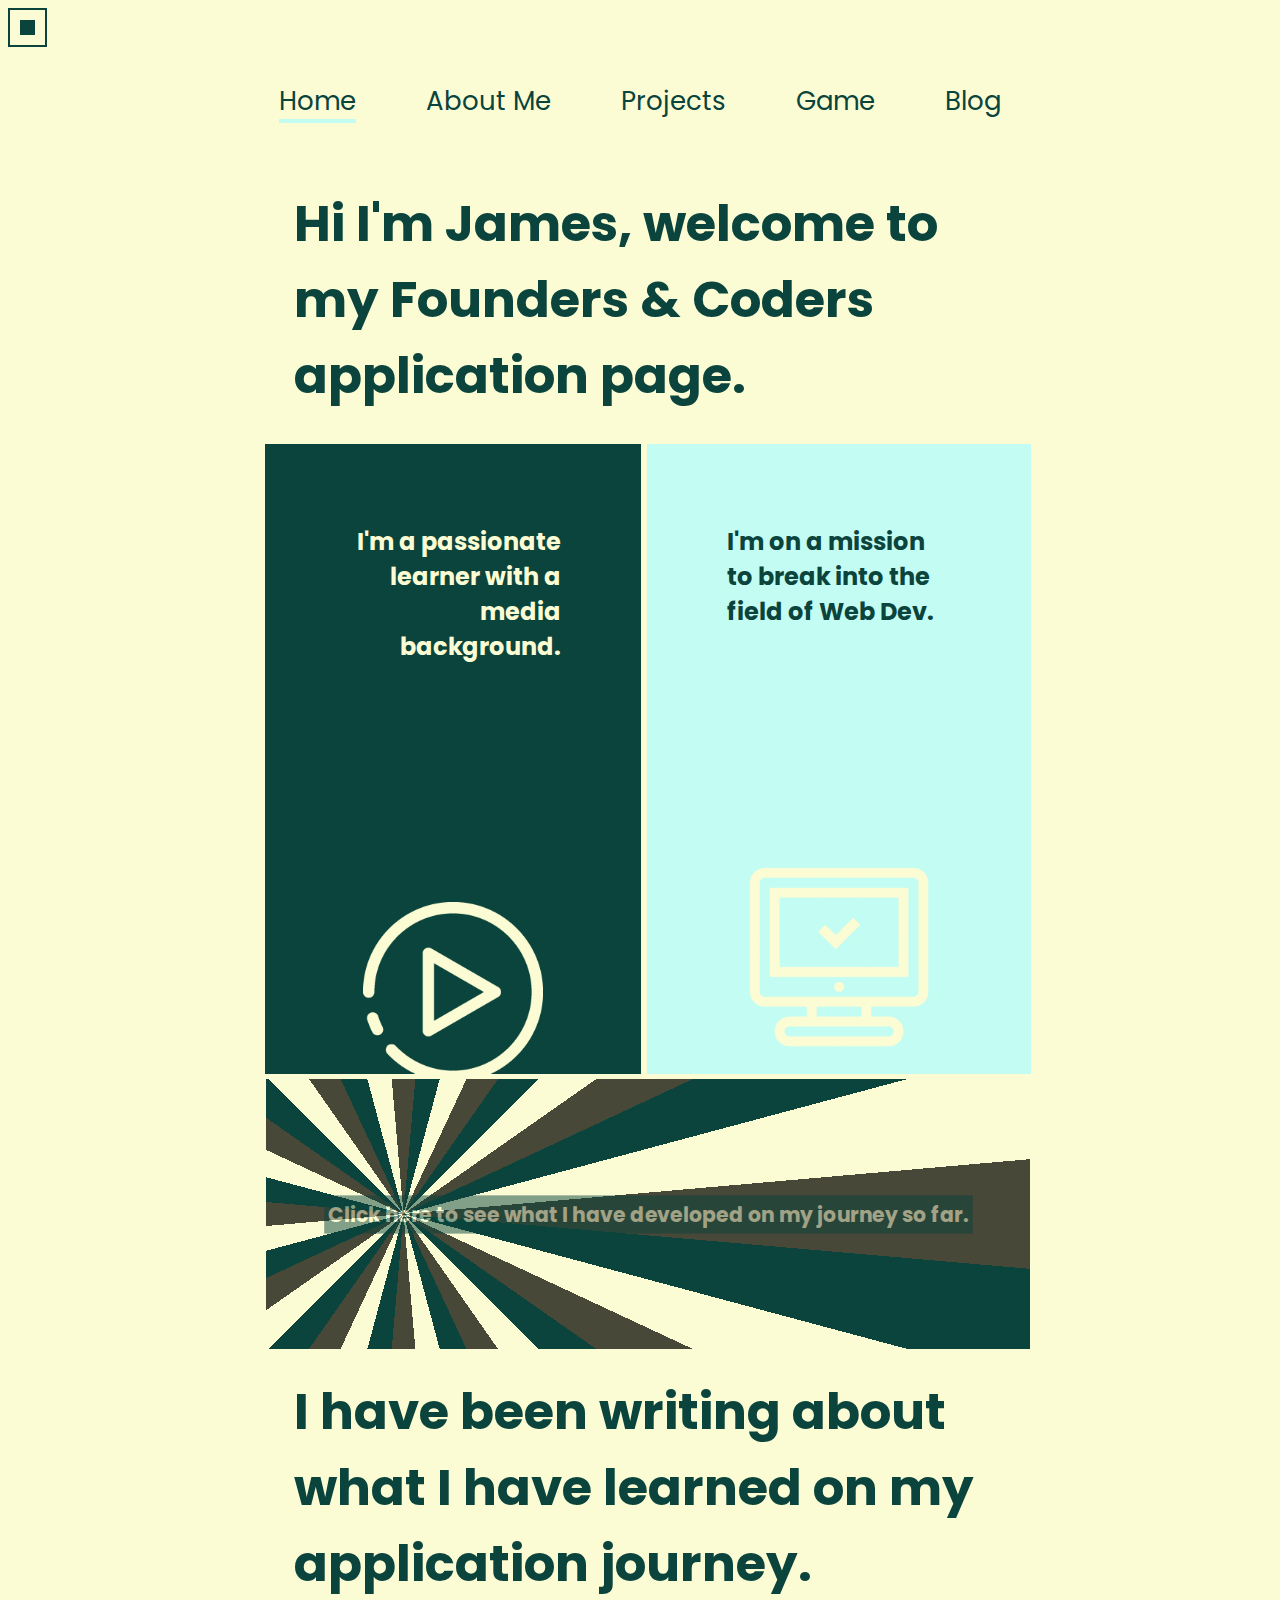
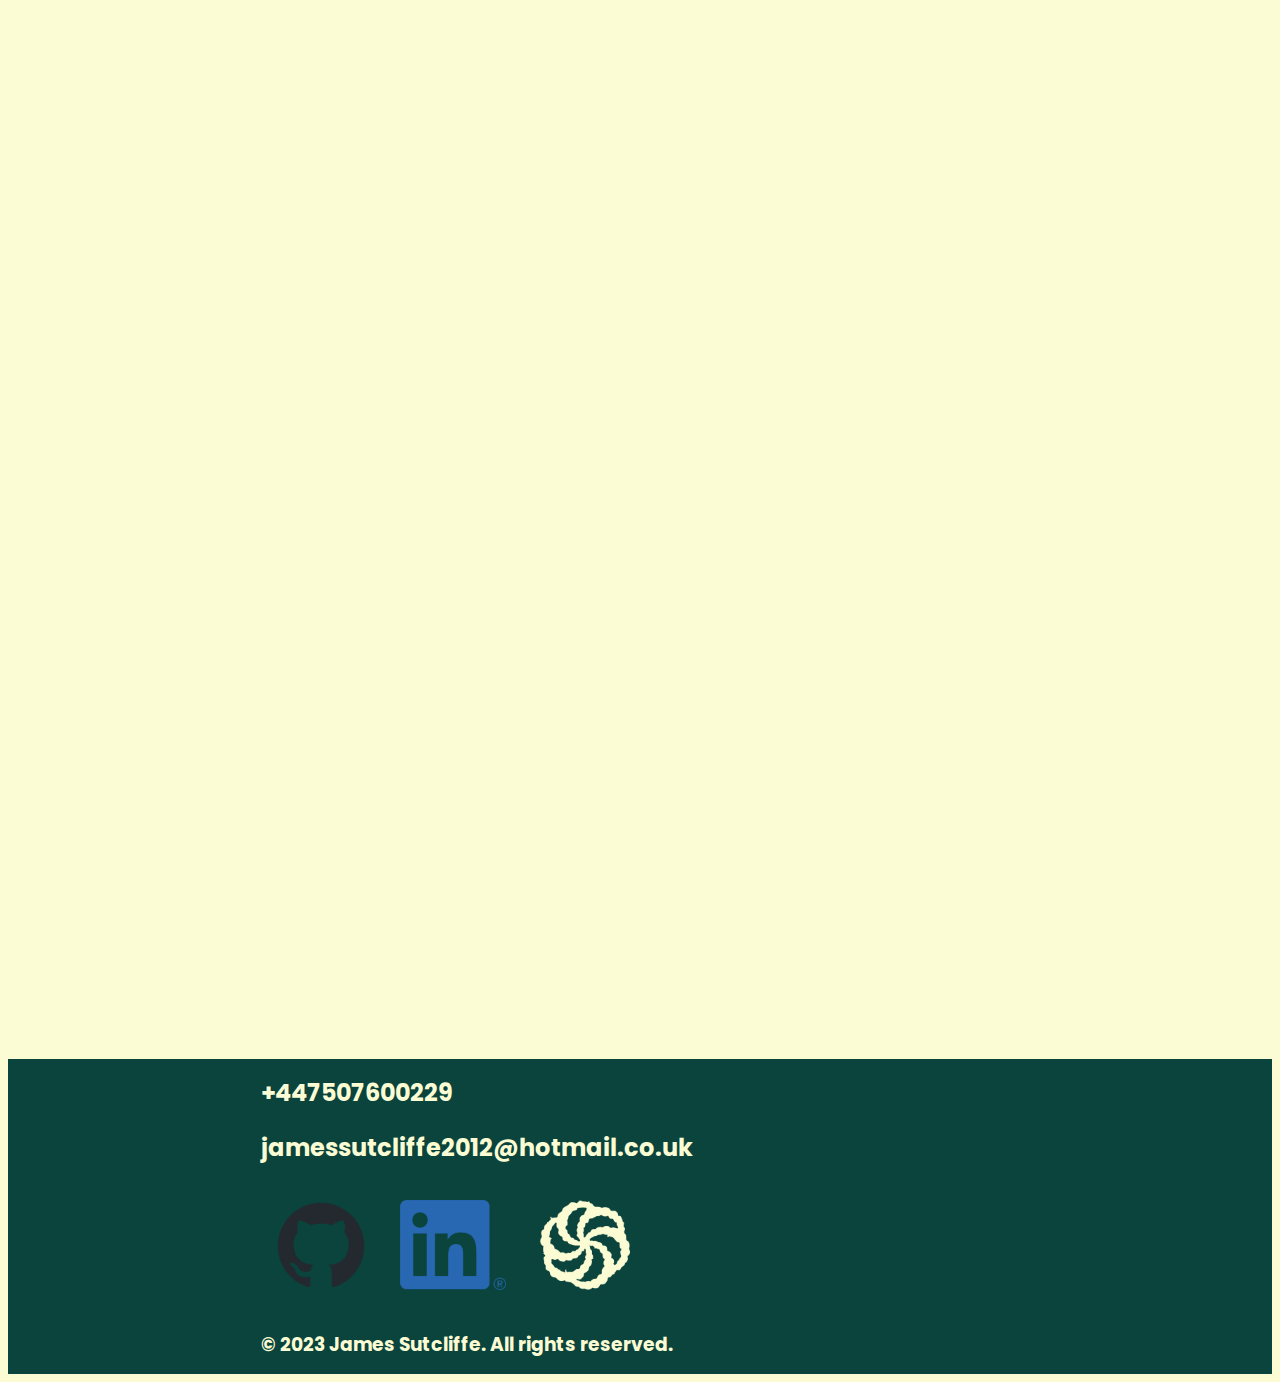
<file: index.html>
<!DOCTYPE html>
<html lang="en">

<head>
    <meta charset="UTF-8">
    <meta http-equiv="X-UA-Compatible" content="IE=edge">
    <meta name="viewport" content="width=device-width, initial-scale=1.0">
    <title>James' Application Website</title>
    <link rel="stylesheet" href="./assets/css/style.css">
    <link rel="stylesheet" href="https://fonts.googleapis.com/css?family=Poppins">

</head>

<body>

    <!-- Nav Section -->

    <header>
        <div class="theme-btn-div">
            <button id="color-toggle" class="theme-btn">
            </button>
        </div>
        <nav>
            <a href="./index.html">
                <span style="border-bottom: solid 4px var(--tertiary);">Home</span>
            </a>
            <a href="./assets/pages/about.html">
                About Me
            </a>
            <a href="./assets/pages/gallery.html">
                Projects
            </a>
            <a href="https://jamesrobertsutcliffe.github.io/fc-game/" target="_blank">
                Game
            </a>
            <a href="https://medium.com/@jsutcliffe1991" target="_blank">
                Blog
            </a>

        </nav>
    </header>


    <!-- Hero Section -->
    <section class="landing">
        <div class="landing-container">
            <h1>Hi I'm James, welcome to my Founders & Coders application page. </h1>
        </div>
    </section>

    <!-- Shapes Section -->
    <section class="images">
        <div class="images-container">
            <div class="flex-child-a">
                <h2>I'm a passionate <br>
                    learner with a <br>
                    media background.</h2>
                <a href="./assets/pages/about.html">
                    <h3>Click here to find
                        out more about me.</h3>
                </a>
                <div style="display: flex; justify-content: center; align-items: center;">
                    <img id="img-back" src="./assets/images/media.png"
                        style="height: 200px; padding: 10px; margin: 10px; transition: 0.5s;" alt="Play logo">
                </div>
            </div>
            <div class="flex-child-b">
                <h2>I'm on a mission <br>
                    to break into the <br>
                    field of Web Dev.</h2>
                <a href="./assets/pages/about.html#why">
                    <h3>Click here to find
                        out why.</h3>
                </a>
                <div style="display: flex; justify-content: center; align-items: center;">
                    <img src="./assets/images/computer.png"
                        style="height: 200px; padding: 10px; margin: 10px; transition: 0.5s;" alt="Play logo">
                </div>
            </div>
            <div class="flex-child-c">
                <a href="./assets/pages/gallery.html">
                    <h2>Click here to see what I have developed on my journey so far.</h2>
                </a>
            </div>
        </div>
    </section>

    <!-- Hero Section 2 -->
    <section class="landing">
        <div class="landing-container">
            <h1>I have been writing about what I have learned on my application journey.</h1>
        </div>
    </section>

    <section class="landing">
        <div class="landing-container">
            <iframe src='https://widgets.sociablekit.com/medium-publication-feed/iframe/161849' frameborder='0'
                width='100%' height='1000'></iframe>
        </div>
    </section>



    <!-- Footer section -->

    <footer>
        <div class="footer-container">
            <div>

                <h2>+447507600229</h2>

                <a href="mailto:jamessutcliffe2012@hotmail.co.uk">
                    <h2>jamessutcliffe2012@hotmail.co.uk</h2>
                </a>
            </div>
            <div>
                <a href="https://github.com/JamesRobertSutcliffe" target="_blank"><img id="img-back"
                        src="./assets/images/github.png" alt="github logo"></a>
                <a href="https://www.linkedin.com/in/james-robert-sutcliffe/" target="_blank"><img id="img-back"
                        src="./assets/images/ln.png" alt="linked in logo"></a>
                <a href="https://www.codewars.com/users/JamesRobertSutcliffe" target="_blank"><img id="img-back"
                        src="./assets/images/codewars.png" alt="codewars logo"></a>
            </div>
            <h3>© 2023 James Sutcliffe. All rights reserved.</h3>
        </div>
    </footer>

    <!-- JS SCRIPT -->
    <script src="./assets/js/script.js"></script>
</body>

</html>
</file>
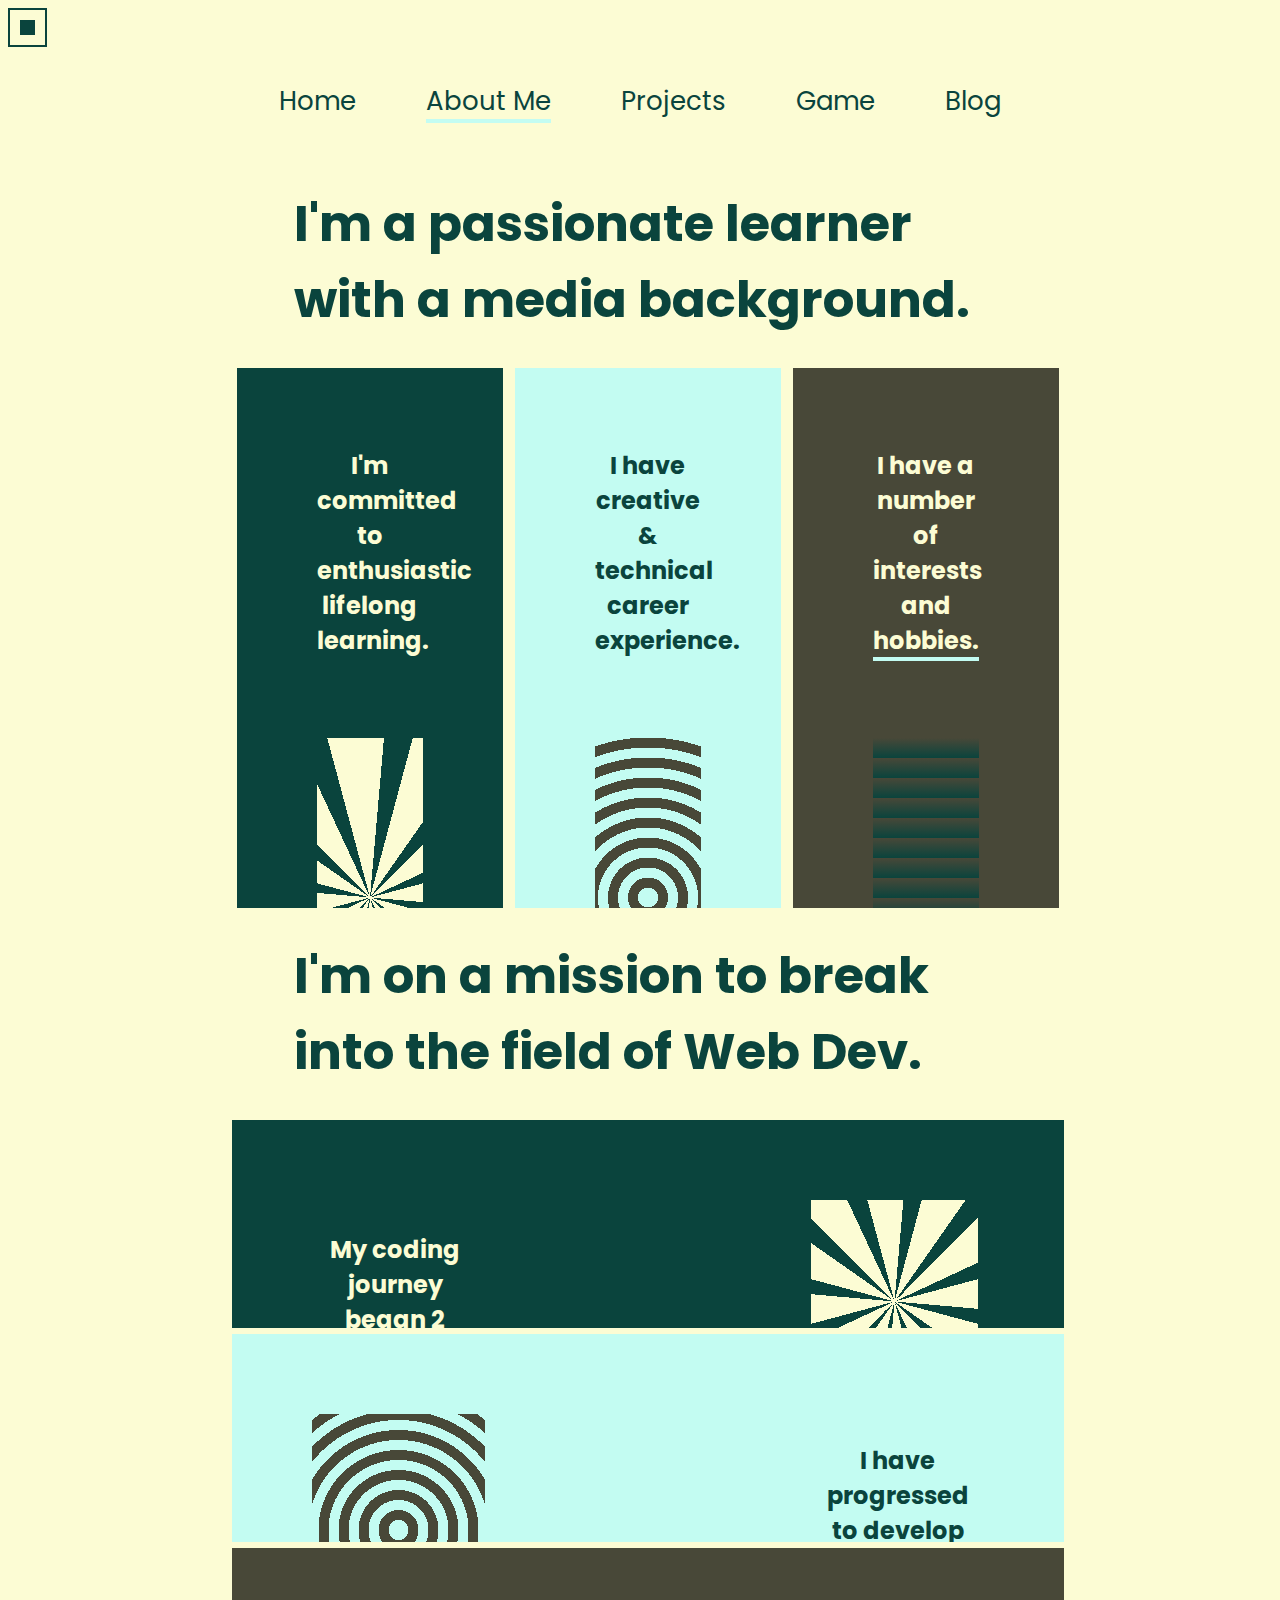
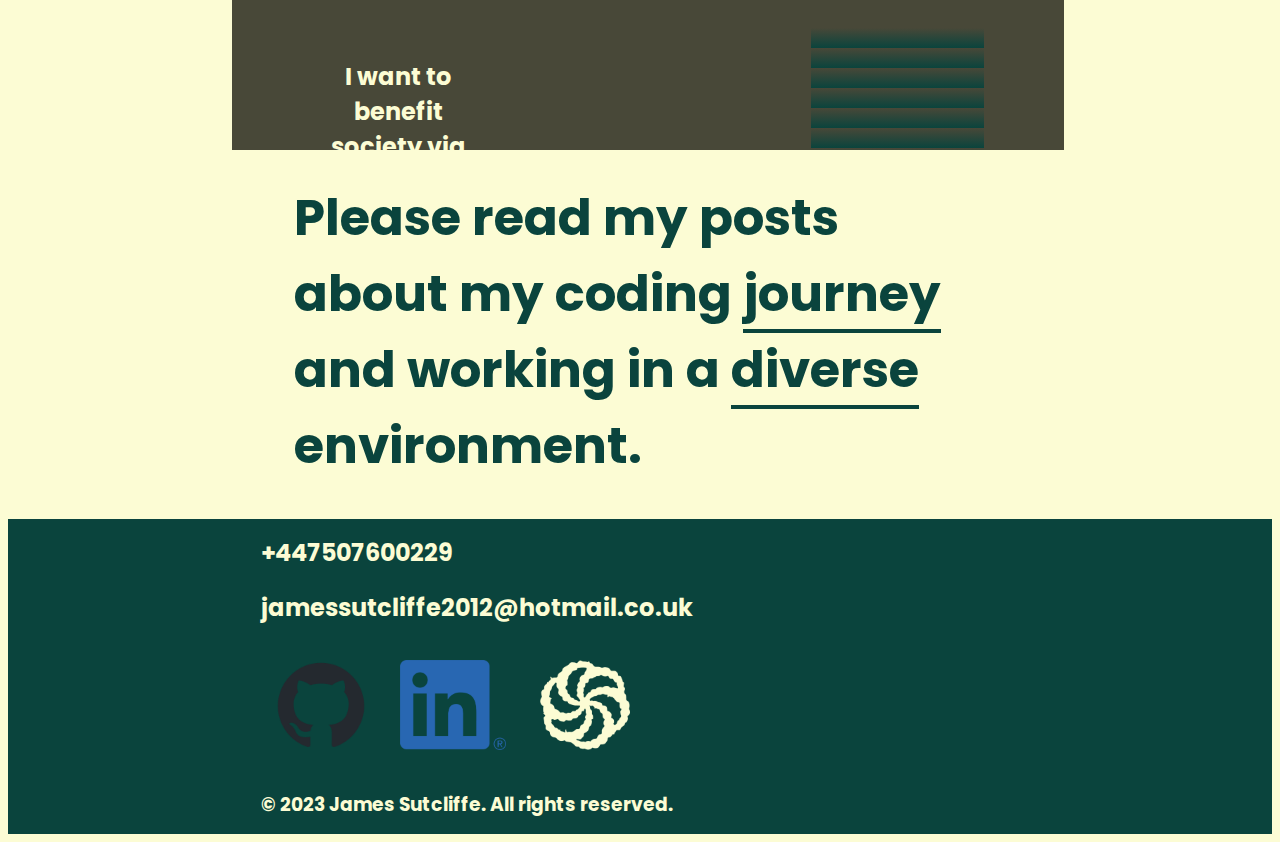
<file: assets/pages/about.html>
<!DOCTYPE html>
<html lang="en">

<head>
    <meta charset="UTF-8">
    <meta http-equiv="X-UA-Compatible" content="IE=edge">
    <meta name="viewport" content="width=device-width, initial-scale=1.0">
    <title>James' About Me</title>
    <link rel="stylesheet" href="./../css/about.css">
    <link rel="stylesheet" href="https://fonts.googleapis.com/css?family=Poppins">

</head>

<body>

    <!-- Nav Section -->

    <header>
        <div class="theme-btn-div">
            <button id="color-toggle" class="theme-btn">
            </button>
        </div>
        <nav>
            <a href="./../../index.html">
                Home
            </a>
            <a href="./about.html">
                <span style="border-bottom: solid 4px var(--tertiary);">About Me</span>
            </a>
            <a href="./gallery.html">
                Projects
            </a>
            <a href="https://jamesrobertsutcliffe.github.io/fc-game/" target="_blank">
                Game
            </a>
            <a href="https://medium.com/@jsutcliffe1991" target="_blank">
                Blog
            </a>

        </nav>
    </header>


    <!-- Title Section 1  -->
    <section class="landing">
        <div class="landing-container">
            <h1>I'm a passionate
                learner with a
                media background. </h1>
        </div>
    </section>

    <!-- Shapes Section 1 -->
    <section class="images">
        <div class="images-container">
            <div class="flex-child-a">
                <h2>I'm committed to enthusiastic lifelong learning.</h2>

                <h3>Learning to code and play the guitar has taught me the value of constantly developing new
                    skills.
                </h3>

            </div>
            <div class="flex-child-b">
                <h2>I have creative & technical career experience.</h2>
                <h3>My video editing experience has given me a wealth of skills I can leverage in the field of
                    programming.</h3>
            </div>
            <div class="flex-child-c">
                <h2>I have a number of interests and <span><a href="https://jamesrobertsutcliffe.github.io/hobby_page/"
                            target="_blank"
                            style="text-decoration: none; color: var(--primary); border-bottom: solid 4px var(--tertiary);">hobbies.</a></span>
                </h2>
                <h3>Apart from coding, I enjoy playing the guitar, cycling, cooking, film, music and travel.</h3>
            </div>
        </div>
    </section>

    <!-- Title Section 2  -->
    <section class="landing" id="why">
        <div class="landing-container">
            <h1>I'm on a mission
                to break into the
                field of Web Dev. </h1>
        </div>
    </section>

    <!-- Shapes Section 2 -->
    <section class="images-3">
        <div class="images-container-3">
            <div class="flex-child-1">
                <div>
                    <h2>My coding journey began 2 years ago.</h2>
                </div>
                <div>
                    <h3>I began on free code camp and fell in love with the design and problem solving aspects of
                        programming.</h3>
                </div>
            </div>

            <div class="flex-child-2">
                <div>
                    <h3>I enjoy all aspects of the development process, whether it's slick design on the frontend, or
                        tricky logic under the hood.
                    </h3>
                </div>
                <div>
                    <h2>I have progressed to develop some <span><a href="./gallery.html" target="_blank"
                                style="text-decoration: none; color: var(--secondary); border-bottom: solid 4px var(--dark-brown);">projects.</a></span>
                    </h2>
                </div>
            </div>
            <div class="flex-child-3">
                <div>
                    <h2>I want to benefit society via software dev.</h2>
                </div>
                <div>
                    <h3>I'd love to learn as part of a welcoming/diverse community and use my skills to help causes that
                        improve
                        society.</h3>
                </div>
            </div>
        </div>
    </section>

    <!-- Blog post CTA section -->

    <!-- Title Section 3  -->
    <section class="landing" id="why">
        <div class="landing-container">
            <h1>Please read my posts about my coding <span><a
                        href="https://medium.com/@jsutcliffe1991/my-code-learning-journey-so-far-d7d47fd44293"
                        target="_blank"
                        style="text-decoration: none; color: var(--secondary); border-bottom: solid 4px var(--secondary);">journey</a></span>
                and working in a <span><a
                        href="https://medium.com/@jsutcliffe1991/how-can-we-promote-safety-and-inclusion-933143747518"
                        target="_blank"
                        style="text-decoration: none; color: var(--secondary); border-bottom: solid 4px var(--secondary);">diverse
                    </a></span>environment.</h1>
        </div>
    </section>

    <!-- Footer section -->

    <footer>
        <div class="footer-container">
            <div>

                <h2>+447507600229</h2>

                <a href="mailto:jamessutcliffe2012@hotmail.co.uk">
                    <h2>jamessutcliffe2012@hotmail.co.uk</h2>
                </a>
            </div>
            <div>
                <a href="https://github.com/JamesRobertSutcliffe" target="_blank"><img id="img-back"
                        src="./../images/github.png" alt="github logo"></a>
                <a href="https://www.linkedin.com/in/james-robert-sutcliffe/" target="_blank"><img id="img-back"
                        src="./../images/ln.png" alt="linked in logo"></a>
                <a href="https://www.codewars.com/users/JamesRobertSutcliffe" target="_blank"><img id="img-back"
                        src="./../images/codewars.png" alt="codewars logo"></a>
            </div>
            <h3>© 2023 James Sutcliffe. All rights reserved.</h3>
        </div>
    </footer>

    <!-- JS SCRIPT -->
    <script src="./../js/script.js"></script>
</body>

</html>
</file>
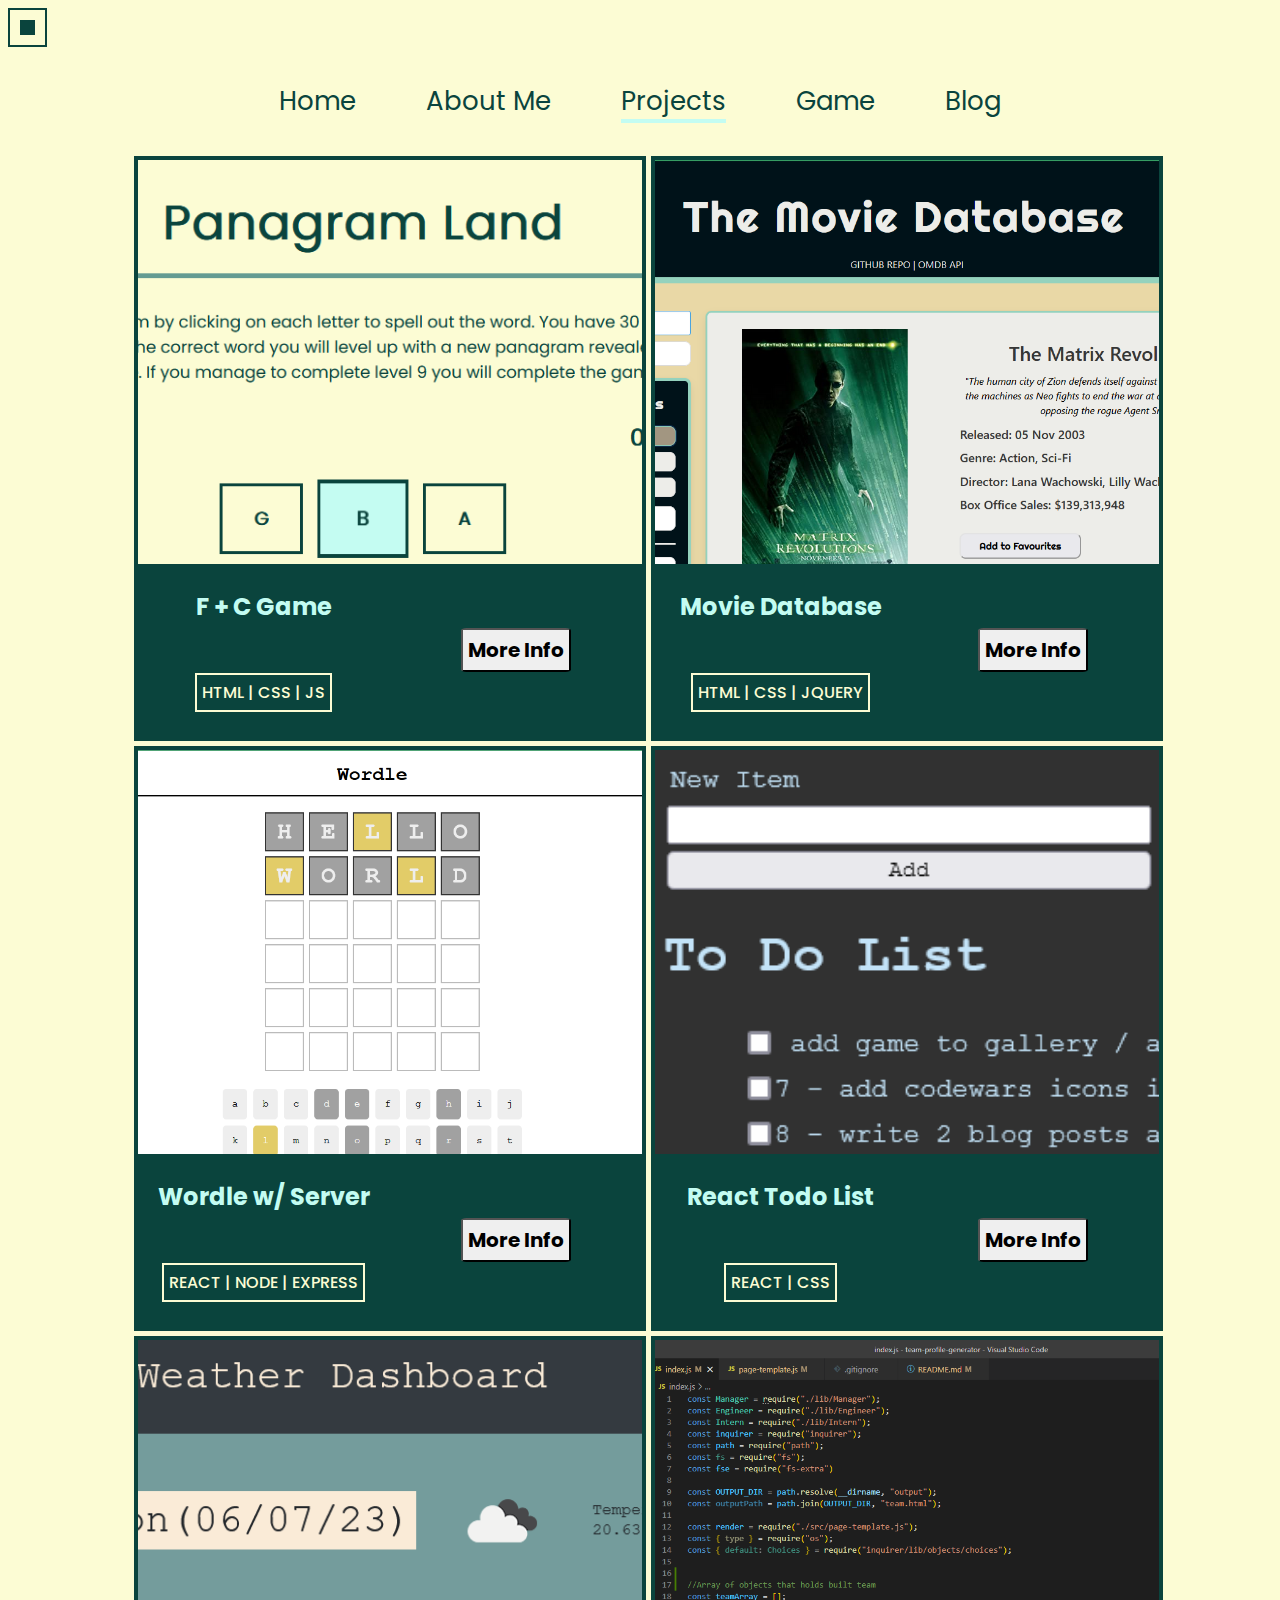
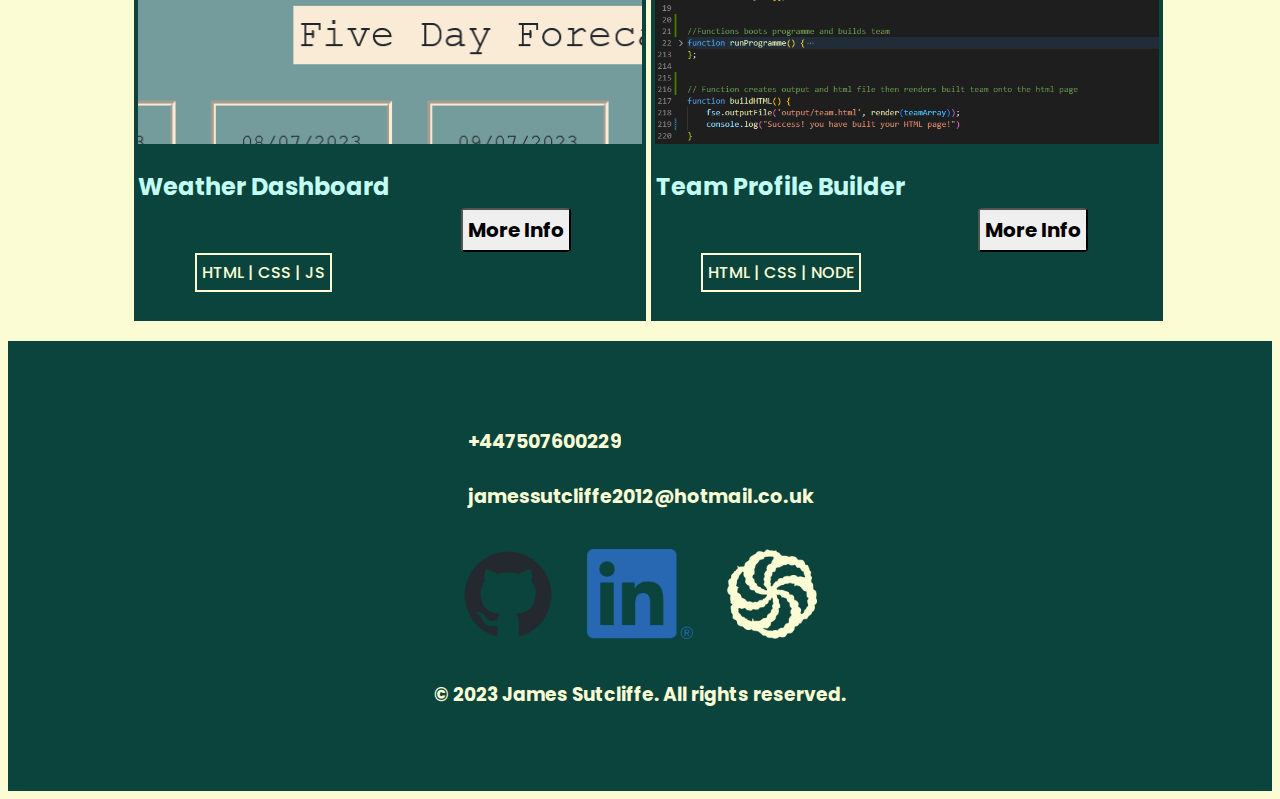
<file: assets/pages/gallery.html>
<!DOCTYPE html>
<html lang="en">

<head>
    <meta charset="UTF-8">
    <meta http-equiv="X-UA-Compatible" content="IE=edge">
    <meta name="viewport" content="width=device-width, initial-scale=1.0">
    <title>James' Gallery</title>
    <link rel="stylesheet" href="./../css/gallery.css">
    <link rel="stylesheet" href="https://fonts.googleapis.com/css?family=Poppins">

</head>

<body>

    <!-- Nav Section -->

    <header>
        <div class="theme-btn-div">
            <button id="color-toggle" class="theme-btn">
            </button>
        </div>
        <nav>
            <a href="./../../index.html">
                Home
            </a>
            <a href="./about.html">
                About Me
            </a>
            <a href="./gallery.html">
                <span style="border-bottom: solid 4px var(--tertiary);">Projects</span>
            </a>
            <a href="https://jamesrobertsutcliffe.github.io/fc-game/" target="_blank">
                Game
            </a>
            <a href="https://medium.com/@jsutcliffe1991" target="_blank">
                Blog
            </a>
        </nav>
    </header>

    <!-- Projects Section -->

    <!-- Modals -->

    <dialog id="game-modal" class="modal">
        <h1>F + C Game</h1>
        <img src="./../images/fc_game.png" alt="Game" style="height: 40vh; border: solid 3px var(--secondary)">
        <p>Panagram land is an original word game that is playable on laptop/desktop and mobile. The aim of the game is
            to unscramble a scrambled word by rearranging the letters within a 30 second time limit. Each time the user
            successfully unscrambles a word within the 30 second limit the game levels up, with a new word loaded this
            time 1 letter longer.</p>
        <div>
            <div>
                <a href="https://github.com/JamesRobertSutcliffe/fc-game" target="_blank"><button>GitHub</button></a>
                <a href="https://jamesrobertsutcliffe.github.io/fc-game/" target="_blank"><button>WebPage</button></a>
            </div>
            <div>
                <button id="game-modal-close">Close</button>
            </div>
        </div>
    </dialog>

    <dialog id="movie-modal" class="modal">
        <h1>Movie Database</h1>
        <img src="./../images/film.png" alt="Movie" style="height: 40vh; border: solid 3px var(--secondary)">
        <p>A group project in which users search for movies info which are then retrieved from the OMDb API and rendered
            to the page, featuring searched movie info, notifications and api driven links to places to stream. Users
            can create a persistent favourite movie list which is saved to local storage which offers suggestions for
            similar movies.</p>
        <div>
            <div>
                <a href="https://github.com/JamesRobertSutcliffe/the-movie-database"
                    target="_blank"><button>GitHub</button></a>
                <a href="https://jamesrobertsutcliffe.github.io/the-movie-database/"
                    target="_blank"><button>WebPage</button></a>
            </div>
            <div>
                <button id="movie-modal-close">Close</button>
            </div>
        </div>
    </dialog>

    <dialog id="wordle-modal" class="modal">
        <h1>Worldle with Server</h1>
        <img src="./../images/wordle.png" alt="Wordle" style="height: 40vh; border: solid 3px var(--secondary)">
        <p>This full-stack project clones the classic online word game Worldle that runs daily on the New York Times
            website. The base frameworks for this project are React, Node, Express and Json. The front-end and logic of
            the game is built and assembled in react. I also created a restful API with Express.js to GET and POST
            highscores.</p>
        <div>
            <div>
                <a href="https://github.com/JamesRobertSutcliffe/wordle_with_server"
                    target="_blank"><button>GitHub</button></a>
                <a href="https://wordle-clone-jamesrobertsutcliffe.vercel.app/"
                    target="_blank"><button>WebPage</button></a>
            </div>
            <div>
                <button id="wordle-modal-close">Close</button>
            </div>
        </div>
    </dialog>

    <dialog id="todo-modal" class="modal">
        <h1>React Todo List</h1>
        <img src="./../images/todo.png" alt="Todo" style="height: 40vh; border: solid 3px var(--secondary)">
        <p>A todo list built in react and linking to local storage allowing me to familiarise myself with key react
            hooks such as state and use effect.</p>
        <div>
            <div>
                <a href="https://github.com/JamesRobertSutcliffe/react-todo-list"
                    target="_blank"><button>GitHub</button></a>
                <a href="https://react-todo-list-tau-orpin.vercel.app/" target="_blank"><button>WebPage</button></a>
            </div>
            <div>
                <button id="todo-modal-close">Close</button>
            </div>
        </div>
    </dialog>

    <dialog id="weather-modal" class="modal">
        <h1>Weather Dashboard</h1>
        <img src="./../images/weather.png" alt="Weather" style="height: 40vh; border: solid 3px var(--secondary)">
        <p>This weather dashboard retrieves server API data from the open weather map API, requesting specific data by
            creating URL's with specific parameters and then rendering this data dynamically to the HTML document. The
            project pulls data from both the daily and 5 day forecasts to present the user with weather over both
            periods. </p>
        <div>
            <div>
                <a href="https://github.com/JamesRobertSutcliffe/weather-dashboard"
                    target="_blank"><button>GitHub</button></a>
                <a href="https://jamesrobertsutcliffe.github.io/weather-dashboard/"
                    target="_blank"><button>WebPage</button></a>
            </div>
            <div>
                <button id="weather-modal-close">Close</button>
            </div>
        </div>
    </dialog>

    <dialog id="team-modal" class="modal">
        <h1>Team Profile Builder</h1>
        <img src="./../images/team.png" alt="team" style="height: 40vh; border: solid 3px var(--secondary)">
        <p>The team profile generator is a backend node.js command line application that takes in user information to
            build a software engineering team, then generates CSS styled HTML document displaying information on team
            members.</p>
        <div>
            <div>
                <a href="https://github.com/JamesRobertSutcliffe/team-profile-generator"
                    target="_blank"><button>GitHub</button></a>
            </div>
            <div>
                <button id="team-modal-close">Close</button>
            </div>
        </div>
    </dialog>

    <!-- Cards -->

    <section class="gallery">
        <div class="container">
            <div class="fc-game">
                <div class="bottom-block">
                    <div>
                        <h2>F + C Game</h2>
                        <p>HTML | CSS | JS</p>
                    </div>
                    <div>
                        <button id="game-modal-open">More Info</button>
                    </div>
                </div>
            </div>
            <div class="movie-database">
                <div class="bottom-block">
                    <div>
                        <h2>Movie Database</h2>
                        <p>HTML | CSS | JQUERY</p>
                    </div>
                    <div>
                        <button id="movie-modal-open">More Info</button>
                    </div>
                </div>
            </div>
            <div class="wordle">
                <div class="bottom-block">
                    <div>
                        <h2>Wordle w/ Server</h2>
                        <p>REACT | NODE | EXPRESS</p>
                    </div>
                    <div>
                        <button id="wordle-modal-open">More Info</button>
                    </div>
                </div>
            </div>
            <div class="todo">
                <div class="bottom-block">
                    <div>
                        <h2>React Todo List</h2>
                        <p>REACT | CSS</p>
                    </div>
                    <div>
                        <button id="todo-modal-open">More Info</button>
                    </div>
                </div>
            </div>
            <div class="weather">
                <div class="bottom-block">
                    <div>
                        <h2>Weather Dashboard</h2>
                        <p>HTML | CSS | JS</p>
                    </div>
                    <div>
                        <button id="weather-modal-open">More Info</button>
                    </div>
                </div>
            </div>
            <div class="team">
                <div class="bottom-block">
                    <div>
                        <h2>Team Profile Builder</h2>
                        <p>HTML | CSS | NODE</p>
                    </div>
                    <div>
                        <button id="team-modal-open">More Info</button>
                    </div>
                </div>
            </div>
    </section>

    <footer>
        <div class="footer-container">
            <div>

                <h2>+447507600229</h2>

                <a href="mailto:jamessutcliffe2012@hotmail.co.uk">
                    <h2>jamessutcliffe2012@hotmail.co.uk</h2>
                </a>
            </div>
            <div>
                <a href="https://github.com/JamesRobertSutcliffe" target="_blank"><img id="img-back"
                        src="./../images/github.png" alt="github logo"></a>
                <a href="https://www.linkedin.com/in/james-robert-sutcliffe/" target="_blank"><img id="img-back"
                        src="./../images/ln.png" alt="linked in logo"></a>
                <a href="https://www.codewars.com/users/JamesRobertSutcliffe" target="_blank"><img id="img-back"
                        src="./../images/codewars.png" alt="codewars logo"></a>
            </div>
            <h3>© 2023 James Sutcliffe. All rights reserved.</h3>
        </div>
    </footer>

    <!-- JS SCRIPT -->
    <script src="./../js/gallery.js"></script>
</body>

</html>
</file>
<file: assets/css/style.css>
/* Global Colour Values */

:root {
    --primary: rgb(252, 252, 212);
    --secondary: rgb(10, 68, 61);
    --tertiary: #c3fcf2;
    --other: #649b92;
    --light-brown: #c3c39d;
    --dark-brown: #484838;
}

/* Colour switch values */

.dark-theme {
    --primary: rgb(10, 68, 61);
    --secondary: rgb(252, 252, 212);
    --tertiary: #649b92;
    --other: #649b92;
    --light-brown: #c3c39d;
    --dark-brown: #c3c39d;
}


.img-back {
    background-color: rgb(10, 68, 61);
    border-radius: 50%;
}

.theme-btn {
    border: solid 10px var(--primary);
    background-color: var(--secondary);
    width: 35px;
    height: 35px;
    transition: 0.5s;
    margin: 2px;
}

.theme-btn:hover {
    cursor: pointer;
    border: solid 10px var(--secondary);
    background-color: var(--primary);
}

.theme-btn-div {
    background-color: var(--secondary);
    display: inline-block;
    transition: 0.5s;
}

/* Global formatting */

* {
    box-sizing: border-box;
    line-height: normal;
    font-family: 'poppins';

}

body {
    background-color: var(--primary);
}

a {
    text-decoration: none;
}

h1 {
    text-align: center;
    margin: 15px;
    padding: 15px;
    font-size: 50px;
    font-weight: bold;
    color: var(--secondary);
}


nav {
    display: flex;
    flex-flow: row wrap;
    justify-content: center;
    text-align: center;
}

nav a {
    padding: 5px;
    margin: 30px;
    color: var(--secondary);
    font-size: 26px;
}

/* Hero Section */

.landing {
    width: 100vw;
}

.landing-container {
    width: 60%;
    margin: auto;
}

.landing-container h1 {
    text-align: left;
}


/* Images block section */
.images {
    height: 100vh;
    width: 100vw;
}

.images-container {
    display: flex;
    flex-flow: row wrap;
    justify-content: space-around;
    width: 60%;
    height: 100%;
    margin: auto;
    gap: 5px;
}

/* Box-A */
.flex-child-a {
    width: 49%;
    height: 70%;
    background-color: var(--secondary);
    transition: 0.3s;
    justify-content: flex-end;
    overflow: auto;
}

.flex-child-a:hover {
    scale: 95%;
}

.flex-child-a h2 {
    text-align: right;
    color: var(--primary);
    margin: 80px;
    padding: auto;
}

.flex-child-a h3 {
    text-align: right;
    color: var(--tertiary);
    margin: 80px;
    padding: auto;
    opacity: 0;
}

.flex-child-a:hover h3 {
    opacity: 0.5;
    transition: 0.3s;
}

.flex-child-a:hover img {
    scale: 110%;
}


.flex-child-a h3:hover {
    opacity: 1;
}


/* Box B */

.flex-child-b {
    width: 50%;
    height: 70%;
    background-color: var(--tertiary);
    transition: 0.3s;
    overflow: auto;
}

.flex-child-b:hover {
    scale: 95%;
}

.flex-child-b h2 {
    text-align: left;
    color: var(--secondary);
    margin: 80px;
    padding: auto;
}

.flex-child-b h3 {
    text-decoration: none;
    text-align: left;
    color: var(--dark-brown);
    margin: 80px;
    padding: auto;
    opacity: 0;

}

.flex-child-b:hover h3 {
    opacity: 0.5;
    transition: 0.3s;
}

.flex-child-b:hover img {
    scale: 110%;
}

.flex-child-b h3:hover {
    opacity: 1;
}

/* box c */

.flex-child-c {
    width: 99.5%;
    height: 30%;
    display: flex;
    justify-content: right;
    align-items: center;
    transition: 0.3s;
    background: repeating-conic-gradient(from 45deg at 18% 50%, var(--primary) 0deg 10deg, var(--dark-brown) 10deg 20deg, var(--secondary) 20deg 30deg);
    overflow: auto;
}

.flex-child-c:hover {
    scale: 95%;
}

.flex-child-c h2 {
    color: var(--primary);
    background-color: var(--secondary);
    opacity: 0.5;
    transition: 0.3s;
    padding: 5px;
    scale: 85%;
}

.flex-child-c h2:hover {
    opacity: 1;
    scale: 90%;
}


/* footer */

footer {
    margin-top: 20px;
    height: 35vh;
    width: 100%;
    background-color: var(--secondary);
    overflow: hidden;
}

.footer-container {
    display: flex;
    align-items: left;
    flex-flow: column;
    justify-content: center;
    width: 60%;
    height: 100%;
    margin: auto;
    color: var(--primary);
}


footer img {
    padding: 5px;
    margin: 10px;
    height: 100px;
    display: inline;
    transition: 0.3s;
}

footer img:hover {
    scale: 110%
}

footer a {
    text-decoration: none;
    color: var(--primary);
}

/* MEDIA QUERY FOR IPAD AND BELOW */

@media screen and (max-width: 992px) {

    .landing-container {
        width: 100%;
        margin: auto;
    }

    .landing-container h1 {
        text-align: center;
    }

    .images {
        height: auto;
    }

    .images-container {
        flex-flow: column;
        width: 95%;
        height: 300vh;
    }

    .flex-child-a h3,
    .flex-child-b h3,
    .flex-child-c h2 {
        opacity: 1;
    }

    .flex-child-a,
    .flex-child-b {
        width: 100%;
        height: 90vh;
    }

    footer {
        height: 50vh;
    }

    footer h2 {
        scale: 80%
    }

    .footer-container {
        align-items: center;
        width: 90%;
        margin: auto;
    }

}
</file>
<file: assets/css/about.css>
/* Global Values */

:root {
    --primary: rgb(252, 252, 212);
    --secondary: rgb(10, 68, 61);
    --tertiary: #c3fcf2;
    --other: #649b92;
    --light-brown: #c3c39d;
    --dark-brown: #484838;
}

/* Colour switch values */

.dark-theme {
    --primary: rgb(10, 68, 61);
    --secondary: rgb(252, 252, 212);
    --tertiary: #649b92;
    --other: #649b92;
    --light-brown: #c3c39d;
    --dark-brown: #c3c39d;
}


.img-back {
    background-color: rgb(10, 68, 61);
    border-radius: 50%;
}

.theme-btn {
    border: solid 10px var(--primary);
    background-color: var(--secondary);
    width: 35px;
    height: 35px;
    transition: 0.5s;
    margin: 2px;
}

.theme-btn:hover {
    cursor: pointer;
    border: solid 10px var(--secondary);
    background-color: var(--primary);
}

.theme-btn-div {
    background-color: var(--secondary);
    display: inline-block;
    transition: 0.5s;
}


* {
    box-sizing: border-box;
    line-height: normal;
    font-family: 'poppins';

}

body {
    background-color: var(--primary);
}

a {
    text-decoration: none;
}

h1 {
    text-align: center;
    margin: 15px;
    padding: 15px;
    font-size: 50px;
    font-weight: bold;
    color: var(--secondary);
}


nav {
    display: flex;
    flex-flow: row wrap;
    justify-content: center;
    text-align: center;
}

nav a {
    padding: 5px;
    margin: 30px;
    color: var(--secondary);
    font-size: 26px;
}

/* Hero Section */

.landing {
    width: 100vw;
}

.landing-container {
    width: 60%;
    margin: auto;
}

.landing-container h1 {
    text-align: left;
}

.landing-container span:hover {
    background-color: var(--tertiary);
    transition: 0.5s;
    padding: 2px;
}

/* Images block section 1 */
.images {
    width: 100vw;
    height: 60vh;
}

.images-container {
    display: flex;
    flex-flow: row wrap;
    justify-content: space-around;
    width: 65%;
    height: 100%;
    margin: auto;
    gap: 2px;
    text-align: center;
}


/* Box-A */
.flex-child-a {
    width: 32%;
    height: 100%;
    background-color: var(--secondary);
    transition: 0.3s;
    overflow: auto;
}

.flex-child-a:hover {
    scale: 95%;
}

.flex-child-a h2 {
    color: var(--primary);
    margin: 80px;
    padding: auto;
}

.flex-child-a h3 {
    color: transparent;
    margin: 80px;
    padding: auto;
    opacity: 1;
    background: repeating-conic-gradient(from 45deg at 50% 50%, var(--primary) 0deg 10deg, var(--primary) 10deg 20deg, var(--secondary) 20deg 30deg);
    transition: 0.5s;
}

.flex-child-a:hover h3 {
    color: var(--tertiary);
    opacity: 0.5;
    transition: 0.5s;
    background: var(--secondary);
}

.flex-child-a h3:hover {
    opacity: 1;
}


/* Box B */

.flex-child-b {
    width: 32%;
    height: 100%;
    background-color: var(--tertiary);
    transition: 0.3s;
    overflow: auto;
}

.flex-child-b span:hover {
    background-color: var(--primary);
    transition: 0.5s;
    padding: 2px;
}

.flex-child-b:hover {
    scale: 95%;
}

.flex-child-b h2 {
    color: var(--secondary);
    margin: 80px;
    padding: auto;
}

.flex-child-b h3 {
    text-decoration: none;
    color: transparent;
    margin: 80px;
    padding: auto;
    opacity: 1;
    background: repeating-radial-gradient(circle at 50%, var(--tertiary), var(--tertiary) 10px, var(--dark-brown) 10px, var(--dark-brown) 20px);
    transition: 0.5s;
}

.flex-child-b:hover h3 {
    color: var(--dark-brown);
    opacity: 0.5;
    transition: 0.5s;
    background: var(--tertiary);
}

.flex-child-b h3:hover {
    opacity: 1;
}


/* box c */

.flex-child-c {
    width: 32%;
    height: 100%;
    background-color: var(--dark-brown);
    transition: 0.3s;
    overflow: auto;
}

.flex-child-c span:hover {
    background-color: var(--secondary);
    transition: 0.5s;
    padding: 5px;
}

.flex-child-c:hover {
    scale: 95%;
}

.flex-child-c h2 {
    color: var(--primary);
    margin: 80px;
    padding: auto;
}

.flex-child-c h3 {
    text-decoration: none;
    color: transparent;
    margin: 80px;
    padding: auto;
    opacity: 1;
    background: repeating-linear-gradient(0.5turn, transparent, var(--secondary) 20px);

}

.flex-child-c:hover h3 {
    opacity: 0.5;
    transition: 0.5s;
    background: var(--dark-brown);
    color: var(--tertiary);
    transition: 0.5s;
}

.flex-child-c h3:hover {
    opacity: 1;
}

/* Section 2 */

.images-3 {
    width: 100vw;
    height: 70vh;
}

.images-container-3 {
    display: flex;
    flex-flow: column wrap;
    justify-content: space-around;
    width: 65%;
    height: 100%;
    margin: auto;
    gap: 2px;
    text-align: center;
    gap: 5px;
}

/* Section 2 Box 1 */

.flex-child-1 {
    width: 100%;
    height: 33%;
    background-color: var(--secondary);
    transition: 0.3s;
    overflow: auto;
    display: flex;
    flex-flow: row wrap;
    justify-content: space-between;
    align-items: center;
}

.flex-child-1 div {
    width: 40%;
}

.flex-child-1:hover {
    scale: 95%;
}

.flex-child-1 h2 {
    color: var(--primary);
    margin: 80px;
    padding: auto;
    width: 50%;
}

.flex-child-1 h3 {
    color: transparent;
    margin: 80px;
    padding: auto;
    opacity: 1;
    background: repeating-conic-gradient(from 45deg at 50% 50%, var(--primary) 0deg 10deg, var(--primary) 10deg 20deg, var(--secondary) 20deg 30deg);
    transition: 0.5s;
    width: 50%;
}

.flex-child-1:hover h3 {
    color: var(--tertiary);
    opacity: 0.5;
    transition: 0.5s;
    background: var(--secondary);
}

.flex-child-1 h3:hover {
    opacity: 1;
}

/* Section 2 Box 2 */

.flex-child-2 {
    width: 100%;
    height: 33%;
    background-color: var(--tertiary);
    transition: 0.3s;
    overflow: auto;
    display: flex;
    flex-flow: row wrap;
    justify-content: space-between;
    align-items: center;
}

.flex-child-2 div {
    width: 40%
}

.flex-child-2 span:hover {
    background-color: var(--primary);
    transition: 0.5s;
    padding: 2px;
}

.flex-child-2:hover {
    scale: 95%;
}

.flex-child-2 h2 {
    color: var(--secondary);
    margin: 80px;
    padding: auto;
}

.flex-child-2 h3 {
    text-decoration: none;
    color: transparent;
    margin: 80px;
    padding: auto;
    opacity: 1;
    background: repeating-radial-gradient(circle at 50%, var(--tertiary), var(--tertiary) 10px, var(--dark-brown) 10px, var(--dark-brown) 20px);
    transition: 0.5s;
}

.flex-child-2:hover h3 {
    color: var(--dark-brown);
    opacity: 0.5;
    transition: 0.5s;
    background: var(--tertiary);
}

.flex-child-2 h3:hover {
    opacity: 1;
}

/* Section 2 Box 3 */

.flex-child-3 {
    width: 100%;
    height: 32%;
    background-color: var(--dark-brown);
    transition: 0.3s;
    overflow: auto;
    display: flex;
    flex-flow: row wrap;
    justify-content: space-between;
    align-items: center;
}

.flex-child-3 div {
    width: 40%
}

.flex-child-3 span:hover {
    background-color: var(--secondary);
    transition: 0.5s;
    padding: 5px;
}

.flex-child-3:hover {
    scale: 95%;
}

.flex-child-3 h2 {
    color: var(--primary);
    margin: 80px;
    padding: auto;
}

.flex-child-3 h3 {
    text-decoration: none;
    color: transparent;
    margin: 80px;
    padding: auto;
    opacity: 1;
    background: repeating-linear-gradient(0.5turn, transparent, var(--secondary) 20px);

}

.flex-child-3:hover h3 {
    opacity: 0.5;
    transition: 0.5s;
    background: var(--dark-brown);
    color: var(--tertiary);
    transition: 0.5s;
}

.flex-child-3 h3:hover {
    opacity: 1;
}

/* footer */

footer {
    margin-top: 20px;
    height: 35vh;
    width: 100%;
    background-color: var(--secondary);
    overflow: auto;
}

.footer-container {
    display: flex;
    align-items: left;
    flex-flow: column;
    justify-content: center;
    width: 60%;
    height: 100%;
    margin: auto;
    color: var(--primary);
}

footer img {
    padding: 5px;
    margin: 10px;
    height: 100px;
    display: inline;
    transition: 0.3s;
}

footer img:hover {
    scale: 110%
}

footer a {
    text-decoration: none;
    color: var(--primary);
}

/* MEDIA QUERY FOR IPAD AND BELOW */

@media screen and (max-width: 1200px) {

    .landing-container {
        width: 100%;
        margin: auto;
    }

    .landing-container h1 {
        text-align: center;
    }

    .landing-container span {
        background-color: var(--tertiary);
        transition: 0.5s;
        padding: 2px;
    }

    /* IMAGE SECTION 1 */

    .images,
    .images-3 {
        height: auto;
    }

    .images-container,
    .images-container-3 {
        flex-flow: column;
        width: 95%;
        height: auto;
    }

    .flex-child-a h3,
    .flex-child-1 h3 {
        background: none;
        color: var(--tertiary)
    }

    .flex-child-b h3,
    .flex-child-2 h3 {
        background: none;
        color: var(--dark-brown)
    }

    .flex-child-c h3,
    .flex-child-3 h3 {
        background: none;
        color: var(--tertiary)
    }

    .flex-child-a,
    .flex-child-b,
    .flex-child-c,
    .flex-child-1,
    .flex-child-2,
    .flex-child-3 {
        width: 100%;
        height: 80vh;
    }

    .flex-child-1 div,
    .flex-child-2 div,
    .flex-child-3 div {
        width: auto;
    }

    .images-2 {
        height: 60vh;
    }

    .images-2-container {
        width: 100%;
        height: 100%;
    }

    .flex-child-d,
    .flex-child-e {
        height: 40%;
        width: 100%;
    }

    footer {
        height: 50vh;
    }

    footer h2 {
        scale: 80%
    }

    .footer-container {
        align-items: center;
        width: 90%;
        margin: auto;
    }

}
</file>
<file: assets/css/gallery.css>
/* Global Values */

:root {
    --primary: rgb(252, 252, 212);
    --secondary: rgb(10, 68, 61);
    --tertiary: #c3fcf2;
    --other: #649b92;
    --light-brown: #c3c39d;
    --dark-brown: #484838;
}

/* Colour switch values */

.dark-theme {
    --primary: rgb(10, 68, 61);
    --secondary: rgb(252, 252, 212);
    --tertiary: #649b92;
    --other: #649b92;
    --light-brown: #c3c39d;
    --dark-brown: #c3c39d;
}


.img-back {
    background-color: rgb(10, 68, 61);
    border-radius: 50%;
}

.theme-btn {
    border: solid 10px var(--primary);
    background-color: var(--secondary);
    width: 35px;
    height: 35px;
    transition: 0.5s;
    margin: 2px;
}

.theme-btn:hover {
    cursor: pointer;
    border: solid 10px var(--secondary);
    background-color: var(--primary);
}

.theme-btn-div {
    background-color: var(--secondary);
    display: inline-block;
    transition: 0.5s;
}


* {
    box-sizing: border-box;
    line-height: normal;
    font-family: 'poppins';
}

body {
    background-color: var(--primary);
    overflow: auto;
}

h1 {
    text-align: center;
    margin: 15px;
    padding: 15px;
    font-size: 50px;
    font-weight: bold;
    color: var(--secondary);
}


nav {
    display: flex;
    flex-flow: row wrap;
    justify-content: center;
    text-align: center;
}

nav a {
    padding: 5px;
    margin: 30px;
    color: var(--secondary);
    font-size: 26px;
    text-decoration: none;
}


/* Projects Section */

.gallery {
    height: 85vh;
    width: 100vw;
    display: flex;
    justify-content: center;
}


/* Flex Container */
.container {
    display: flex;
    flex-flow: row wrap;
    gap: 5px;
    justify-content: center;
    margin: auto;
    width: 80%;
    height: 100%;
}

/* Flex Items */
.container div {
    display: flex;
    flex-direction: column;
    justify-content: flex-end;
    font-family: 'Courier New', Courier, monospace;
    width: 30%;
    border: solid 4px var(--secondary);
}

/* Text / Button container + Child attributes*/
.container div div {
    display: flex;
    flex-direction: row;
    justify-content: flex-start;
    background-color: var(--secondary);
    width: 100%;
    margin: 0;
    padding: 0;
    border-radius: 0%;
    border: none;
    height: 30%;
    align-items: center;
    overflow: auto;
}

.container div div div {
    display: flex;
    flex-direction: column;
    justify-content: flex-end;
    width: 100%;
    margin: 0;
    padding: 0;
    border-radius: 0%;
    border: none;
    height: 100%;
    align-items: center;
    text-align: center;
}

.container div div h2 {
    color: var(--tertiary);
    margin: auto;
}

.container div div p {
    color: var(--primary);
    margin: auto;
    padding: 5px;
    font-weight: 500;
    border: solid 2px var(--primary);
}

.container div div button {
    margin: auto;
    padding: 5px;
    border-radius: 5%;
    font-size: 20px;
    font-weight: bolder;
    transition: 0.3s;
}

button:hover {
    scale: 110% !important;
    cursor: pointer;
    background-color: var(--tertiary) !important;
}

/* Image cards */

.fc-game {
    background-image: url("./../images/fc_game.png");
    background-size: contain;
    background-repeat: no-repeat;
    transition: 0.5s;
}

.fc-game:hover {
    scale: 95%
}

.movie-database {
    background-image: url("./../images/film.png");
    background-size: contain;
    background-position: 50% -2%;
    background-repeat: no-repeat;
    transition: 0.5s;
}

.movie-database:hover {
    scale: 95%
}

.wordle {
    background-image: url("./../images/wordle.png");
    background-size: contain;
    background-repeat: no-repeat;
    transition: 0.5s;
}

.wordle:hover {
    scale: 95%
}

.team {
    background-image: url("./../images/team.png");
    background-size: contain;
    background-repeat: no-repeat;
    transition: 0.5s;
}

.team:hover {
    scale: 95%
}

.todo {
    background-image: url("./../images/todo.png");
    background-size: contain;
    background-repeat: no-repeat;
    transition: 0.5s;
}

.todo:hover {
    scale: 95%
}

.weather {
    background-image: url("./../images/weather.png");
    background-size: contain;
    background-repeat: no-repeat;
    transition: 0.5s;
}

.weather:hover {
    scale: 95%
}


/* footer */

footer {
    margin-top: 20px;
    height: 35vh;
    width: 100%;
    background-color: var(--secondary);
}

.footer-container {
    display: flex;
    align-items: left;
    flex-flow: column;
    justify-content: center;
    width: 60%;
    height: 100%;
    margin: auto;
    color: var(--primary);
}


footer img {
    padding: 5px;
    margin: 10px;
    height: 100px;
    display: inline;
    transition: 0.3s;
}

footer img:hover {
    scale: 110%
}

footer a {
    text-decoration: none;
    color: var(--primary);
}

/* MODAL */

.modal {
    width: 50%;
    text-align: center;
    border: solid 5px var(--secondary);
    overflow: scroll;
}

.modal h1 {
    text-decoration: underline;
    padding: 5px;
    margin: 5px;
    color: rgb(10, 68, 61) !important;
}

.modal button {
    margin: auto;
    padding: 5px;
    border-radius: 5%;
    font-size: 20px;
    font-weight: bolder;
    transition: 0.3s;
}

.modal button:hover {
    scale: 110% !important;
    cursor: pointer;
    background-color: var(--tertiary) !important;
}

.modal div {
    display: flex;
    justify-content: space-between;
}

/* TABLET MEDIA QUERY */

@media screen and (max-width: 1600px) {

    .gallery {
        height: auto;
        width: 100vw;
    }

    .container {
        flex-flow: row wrap;
        width: 100%;
        height: auto;
    }

    .container div {
        height: 65vh;
        width: 40%;
    }

    .fc-game {
        background-size: cover;
        background-position: center center;
    }

    .movie-database {
        background-size: cover;
    }

    .wordle {
        background-size: cover;
        background-position: 50% -2%
    }

    .team {
        background-size: cover;
    }

    .weather {
        background-size: cover;
        background-position: top center;
    }

    .todo {
        background-size: cover;
    }

    footer {
        height: 50vh;
    }

    footer h2 {
        scale: 80%
    }

    .footer-container {
        align-items: center;
        width: 90%;
        margin: auto;
    }

    .modal {
        width: 80%;
    }

}

/* PHONE MEDIA QUERY */

@media screen and (max-width: 768px) {

    .gallery {
        height: auto;
        width: 100vw;
    }

    .container {
        flex-flow: column;
        width: 100%;
        height: auto;
        align-items: center;
    }

    .container div {
        height: 65vh;
        width: 90%;
    }

    .fc-game {
        background-size: cover;
        background-position: 45%;
    }

    .movie-database {
        background-size: cover;
    }

    .wordle {
        background-size: cover;
    }

    .team {
        background-size: cover;
    }

    .weather {
        background-size: cover;
        background-position: top center;
    }

    .todo {
        background-size: cover;
    }

    footer {
        height: 50vh;
    }

    footer h2 {
        scale: 80%
    }

    .footer-container {
        align-items: center;
        width: 90%;
        margin: auto;
    }

    .modal {
        width: 90%;
    }
}
</file>
